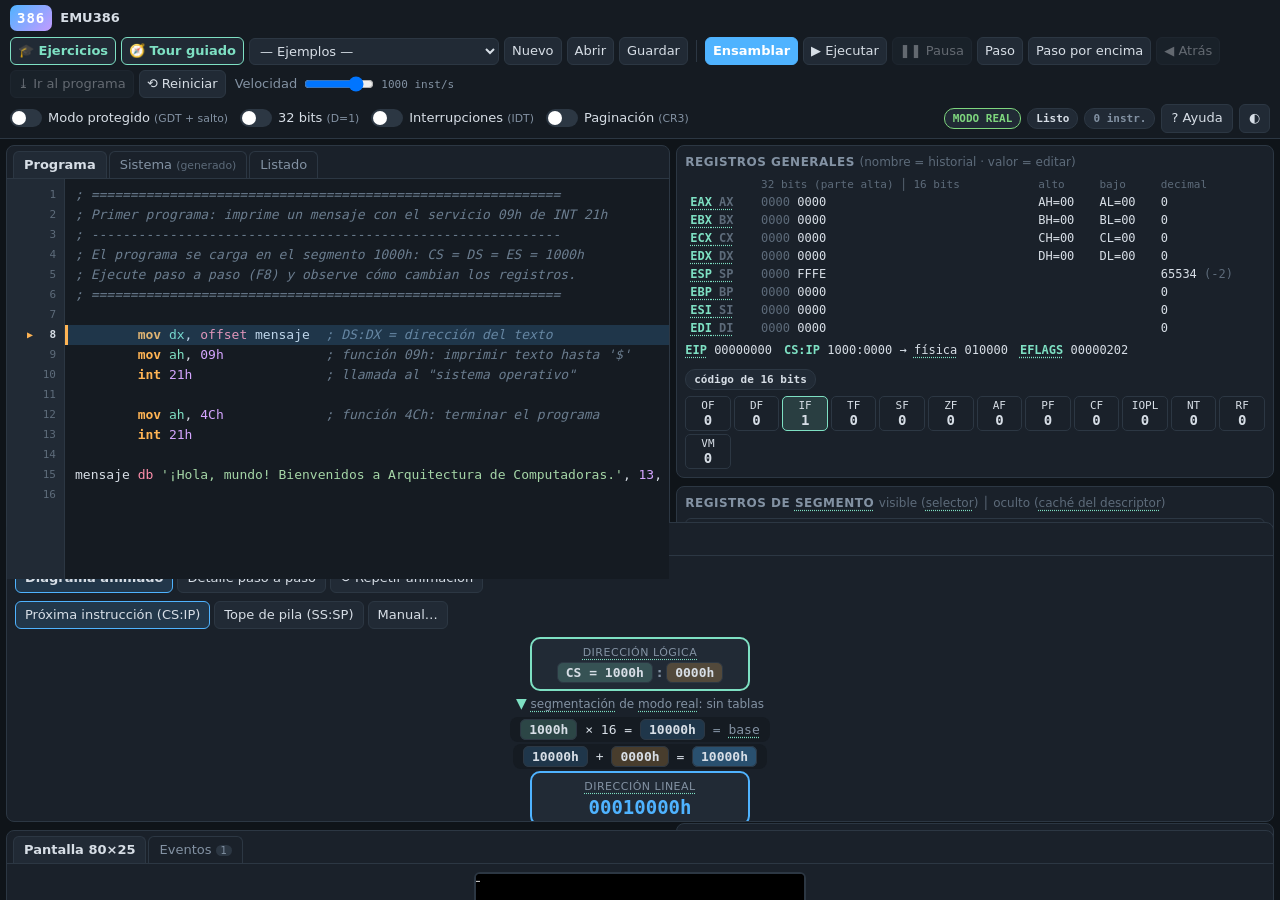
<file: index.html>
<!DOCTYPE html>
<html lang="es">
<head>
  <meta charset="utf-8">
  <meta name="viewport" content="width=device-width, initial-scale=1">
  <title>EMU386 · Emulador didáctico</title>
  <meta name="description" content="Emulador didáctico 8086/80386: assembly paso a paso, modo real, modo protegido de 16 y 32 bits, GDT, IDT y paginación.">
  <link rel="stylesheet" href="css/style.css">
</head>
<body>
  <header class="topbar">
    <div class="brand">
      <span class="logo">386</span>
      <div class="brand-txt"><b>EMU386</b><small>Emulador didáctico 8086 · 80386</small></div>
    </div>

    <div class="toolbar">
      <button id="btnExercises" class="accent" title="Ejercicios con autocorrección">🎓 Ejercicios</button>
      <button id="btnTour" class="accent" title="Recorridos guiados paso a paso">🧭 Tour guiado</button>
      <select id="examples" title="Programas de ejemplo"></select>
      <button id="btnNew" title="Programa nuevo">Nuevo</button>
      <button id="btnOpen" title="Abrir un archivo .asm">Abrir</button>
      <button id="btnSave" title="Descargar el programa (.asm)">Guardar</button>
      <span class="sep"></span>
      <button id="btnAssemble" class="primary" title="Ensamblar y cargar en memoria (Ctrl+B)">Ensamblar</button>
      <button id="btnRun" title="Ejecutar hasta un punto de ruptura (F5)">▶ Ejecutar</button>
      <button id="btnPause" title="Pausar">❚❚ Pausa</button>
      <button id="btnStep" title="Ejecutar una instrucción (F8)">Paso <kbd>F8</kbd></button>
      <button id="btnOver" title="Paso por encima: ejecuta CALL/INT/LOOP/REP completos (F10)">Paso por encima <kbd>F10</kbd></button>
      <button id="btnBack" title="Deshacer la última instrucción (F7)">◀ Atrás <kbd>F7</kbd></button>
      <button id="btnToUser" title="Ejecutar el código del sistema y detenerse en la 1ª instrucción del alumno">⤓ Ir al programa</button>
      <button id="btnReset" title="Volver a cargar el programa y reiniciar el CPU">⟲ Reiniciar</button>
      <label class="speed" title="Velocidad de ejecución">Velocidad
        <input type="range" id="speed" min="0" max="5" value="4"><span id="speedLbl"></span>
      </label>
    </div>

    <div class="switches">
      <label class="switch" title="Genera la GDT y el código que pasa a modo protegido">
        <input type="checkbox" id="swPM"><span class="knob"></span><span>Modo protegido <small>(GDT + salto)</small></span>
      </label>
      <label class="switch" title="El sistema salta a un segmento de código de 32 bits (D=1): el programa usa EAX, [EBX+ESI*4], EIP…">
        <input type="checkbox" id="sw32"><span class="knob"></span><span>32 bits <small>(D=1)</small></span>
      </label>
      <label class="switch" title="Genera la IDT con manejadores de excepciones y el servicio INT 30h">
        <input type="checkbox" id="swIDT"><span class="knob"></span><span>Interrupciones <small>(IDT)</small></span>
      </label>
      <label class="switch" title="Genera el directorio y las tablas de páginas y activa PG en CR0">
        <input type="checkbox" id="swPG"><span class="knob"></span><span>Paginación <small>(CR3)</small></span>
      </label>
    </div>

    <div class="status">
      <span id="modeBadge" class="badge"></span>
      <span id="stateBadge" class="badge"></span>
      <span id="countBadge" class="badge dim"></span>
      <button id="btnHelp" title="Ayuda">? Ayuda</button>
      <button id="btnTheme" title="Tema claro / oscuro">◐</button>
    </div>
  </header>

  <main class="layout">
    <!-- ===================== Columna 1: código ===================== -->
    <section class="col col-code">
      <div class="panel ex-panel hidden" id="exPanel">
        <div class="ex-head">
          <span class="ex-badge" id="exLevel"></span><b id="exTitle"></b>
          <span class="ex-actions">
            <button id="exVerify" class="primary" title="Ejecuta su programa con varios casos de prueba">✔ Verificar</button>
            <button id="exHint" title="Mostrar la siguiente pista">💡 Pista</button>
            <button id="exToggle" title="Mostrar u ocultar la consigna">▾</button>
            <button id="exClose" title="Salir del ejercicio">✕</button>
          </span>
        </div>
        <div id="exBody" class="ex-body"></div>
      </div>
      <div class="panel editor-panel">
        <div class="tabs" id="edTabs">
          <button data-tab="user" class="active">Programa</button>
          <button data-tab="system" id="tabSystem">Sistema <small>(generado)</small></button>
          <button data-tab="listing">Listado</button>
        </div>
        <div class="tab-body">
          <div id="edUser" class="editor-host"></div>
          <div id="edSystem" class="editor-host hidden"></div>
          <div id="listing" class="listing hidden"></div>
        </div>
        <div id="errors" class="errors hidden"></div>
      </div>
      <div class="panel" id="curPanel">
        <div class="panel-title">Instrucción actual</div>
        <div id="curInstr" class="cur-instr"></div>
        <div class="panel-title sub">Qué hizo el último paso <span class="hint">(pase el mouse por las palabras subrayadas)</span></div>
        <div id="lastStep" class="last-step"></div>
      </div>
    </section>

    <!-- ===================== Columna 2: registros ===================== -->
    <section class="col col-regs">
      <div class="panel">
        <div class="panel-title">Registros generales <span class="hint">(nombre = historial · valor = editar)</span></div>
        <div id="regs"></div>
      </div>
      <div class="panel">
        <div class="panel-title">Registros de <span class="gterm" data-g="segmento">segmento</span> <span class="hint">visible (<span class="gterm" data-g="selector">selector</span>) │ oculto (<span class="gterm" data-g="cache">caché del descriptor</span>)</span></div>
        <div id="segs"></div>
      </div>
      <div class="panel">
        <div class="panel-title">Registros de sistema y control</div>
        <div id="sysregs"></div>
      </div>
    </section>

    <!-- ===================== Columna 3: vistas ===================== -->
    <section class="col col-views">
      <div class="panel views-panel">
        <div class="tabs" id="viewTabs">
          <button data-view="xlate" class="active">Traducción</button>
          <button data-view="mem">Memoria</button>
          <button data-view="stack">Pila</button>
          <button data-view="gdt">GDT</button>
          <button data-view="idt">IDT / IVT</button>
          <button data-view="paging">Paginación</button>
          <button data-view="map">Mapa</button>
          <button data-view="hist">Historial</button>
        </div>
        <div id="view" class="view"></div>
      </div>
      <div class="panel io-panel">
        <div class="tabs" id="ioTabs">
          <button data-io="screen" class="active">Pantalla 80×25</button>
          <button data-io="events">Eventos <span id="evCount" class="pill"></span></button>
        </div>
        <div id="ioScreen" class="io-body">
          <div class="screen-wrap">
            <canvas id="screen" width="640" height="400" tabindex="0" title="Haga clic aquí para escribir con el teclado"></canvas>
            <div id="kbdHint" class="kbd-hint hidden">⌨ El programa espera una tecla: haga clic en la pantalla y escriba</div>
          </div>
        </div>
        <div id="ioEvents" class="io-body events hidden"></div>
      </div>
    </section>
  </main>

  <!-- ===================== Ayuda ===================== -->
  <div id="helpModal" class="modal hidden" role="dialog" aria-modal="true" aria-labelledby="helpTitle">
    <div class="modal-box">
      <div class="modal-head"><b id="helpTitle">Ayuda de EMU386</b><button id="helpClose" aria-label="Cerrar">✕</button></div>
      <div class="modal-body" id="helpBody"></div>
    </div>
  </div>
  <!-- ===================== Selector de ejercicios / tours ===================== -->
  <div id="pickModal" class="modal hidden" role="dialog" aria-modal="true" aria-labelledby="pickTitle">
    <div class="modal-box">
      <div class="modal-head"><b id="pickTitle"></b><button id="pickClose" aria-label="Cerrar">✕</button></div>
      <div class="modal-body" id="pickBody"></div>
    </div>
  </div>

  <!-- ===================== Tarjeta del tour ===================== -->
  <div id="tourCard" class="tour-card hidden" role="dialog" aria-labelledby="tourTitle">
    <div class="tour-head"><span id="tourStepN" class="tour-n"></span><b id="tourTitle"></b></div>
    <div id="tourBody" class="tour-body"></div>
    <div class="tour-foot">
      <button id="tourExit">Salir del tour</button>
      <span class="tour-hint">F8 = ejecutar la instrucción marcada</span>
      <button id="tourNext" class="primary">Siguiente ▶</button>
    </div>
  </div>

  <div id="gloss" class="gloss hidden"></div>
  <input type="file" id="fileInput" accept=".asm,.txt,.s,.inc" hidden>

  <script src="js/util.js"></script>
  <script src="js/assembler.js"></script>
  <script src="js/decoder.js"></script>
  <script src="js/cpu.js"></script>
  <script src="js/bios.js"></script>
  <script src="js/system.js"></script>
  <script src="js/examples.js"></script>
  <script src="js/explain.js"></script>
  <script src="js/exercises.js"></script>
  <script src="js/tour.js"></script>
  <script src="js/help.js"></script>
  <script src="js/editor.js"></script>
  <script src="js/ui.js"></script>
</body>
</html>
</file>
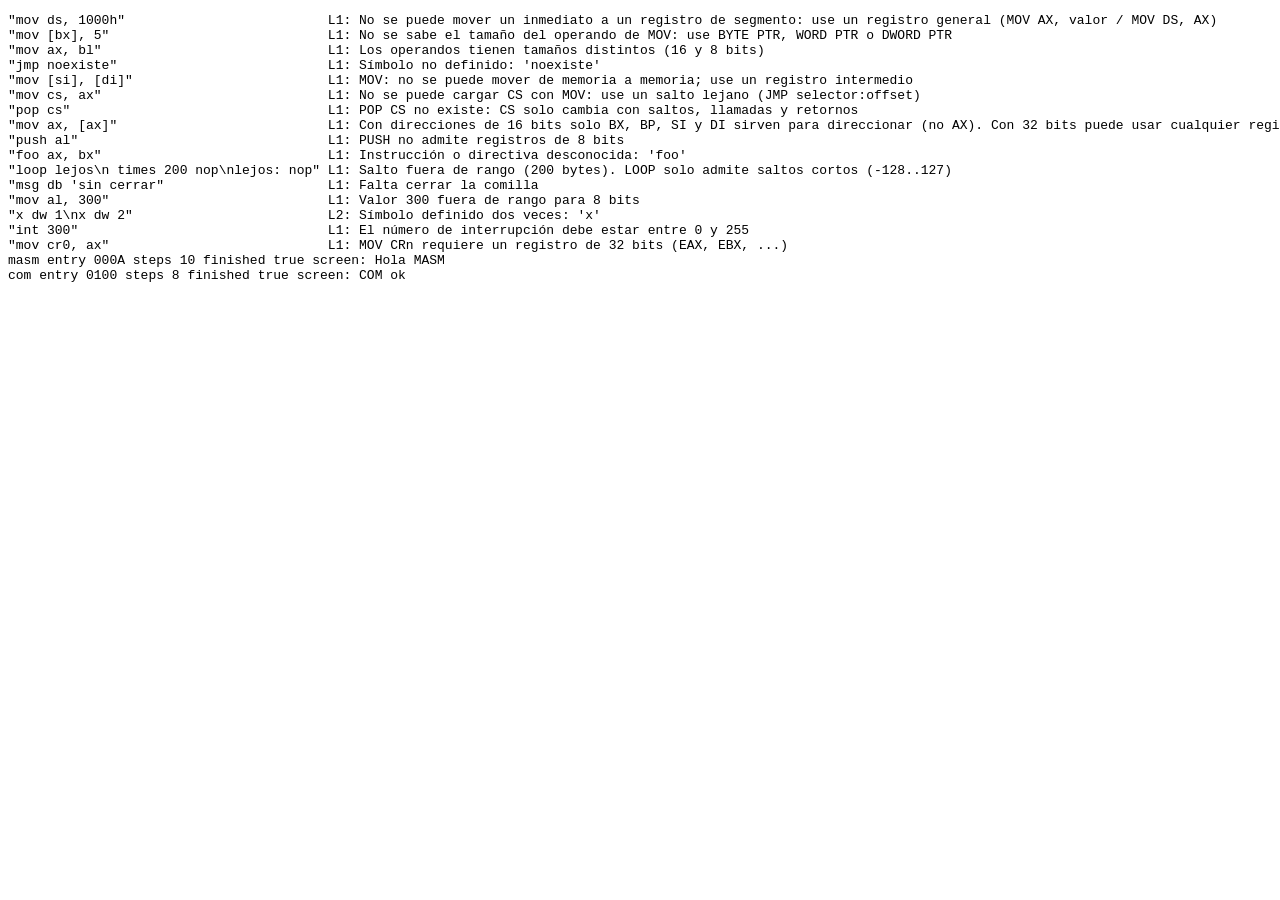
<file: tests/asm_errors.html>
<!DOCTYPE html><html><head><meta charset="utf-8"></head><body><pre id="out"></pre>
<script src="../js/util.js"></script><script src="../js/assembler.js"></script><script src="../js/decoder.js"></script>
<script src="../js/cpu.js"></script><script src="../js/bios.js"></script>
<script>
const out=[]; const log=(...a)=>out.push(a.join(' '));
const cases = [
 'mov ds, 1000h', 'mov [bx], 5', 'mov ax, bl', 'jmp noexiste', 'mov [si], [di]', 'mov cs, ax', 'pop cs', 'mov ax, [ax]',
 'push al', 'foo ax, bx', 'loop lejos\n times 200 nop\nlejos: nop', "msg db 'sin cerrar", 'mov al, 300', 'x dw 1\nx dw 2', 'int 300', 'mov cr0, ax'];
for (const c of cases) { const r = EMU.assemble([{name:'user', text:c}]); log(JSON.stringify(c).padEnd(40), r.ok ? 'OK (!!)' : r.errors.map(e=>'L'+e.line+': '+e.msg).join(' | ')); }
// emu8086/MASM style
const masm = `.model small
.stack 100h
.data
msg db 'Hola MASM$'
.code
main proc
    mov ax, @data
    mov ds, ax
    lea dx, msg
    mov ah, 9
    int 21h
    mov ah, 4ch
    int 21h
main endp
end main`;
const com = `org 100h
    mov ah, 9
    mov dx, offset msg
    int 21h
    ret
msg db "COM ok$"`;
for (const [name, src] of [['masm', masm], ['com', com]]) {
  const r = EMU.assemble([{name:'user', text:src}]);
  if (!r.ok) { log(name, 'ERR', JSON.stringify(r.errors)); continue; }
  const cpu = new EMU.CPU(); const bios = new EMU.Bios(cpu); bios.install();
  for (const [a,b] of r.image) cpu.mem[EMU.PROG_BASE+a]=b;
  if (r.minAddr >= 2) { cpu.mem[EMU.PROG_BASE]=0xCD; cpu.mem[EMU.PROG_BASE+1]=0x20; }
  cpu.loadSeg(1,0x1000);cpu.loadSeg(3,0x1000);cpu.loadSeg(0,0x1000);cpu.loadSeg(2,0x9000);cpu.setSP(0xFFFE);cpu.ip=r.entry;
  let n=0; while(!cpu.halted && n<1000){cpu.step();n++;}
  let s=''; for(let i=0;i<30;i++) s+=EMU.charOf(cpu.mem[EMU.VIDEO_BASE+i*2]);
  log(name, 'entry', EMU.hex(r.entry,4), 'steps', n, 'finished', cpu.finished, 'screen:', s.trim());
}
document.getElementById('out').textContent=out.join('\n');
</script></body></html>
</file>
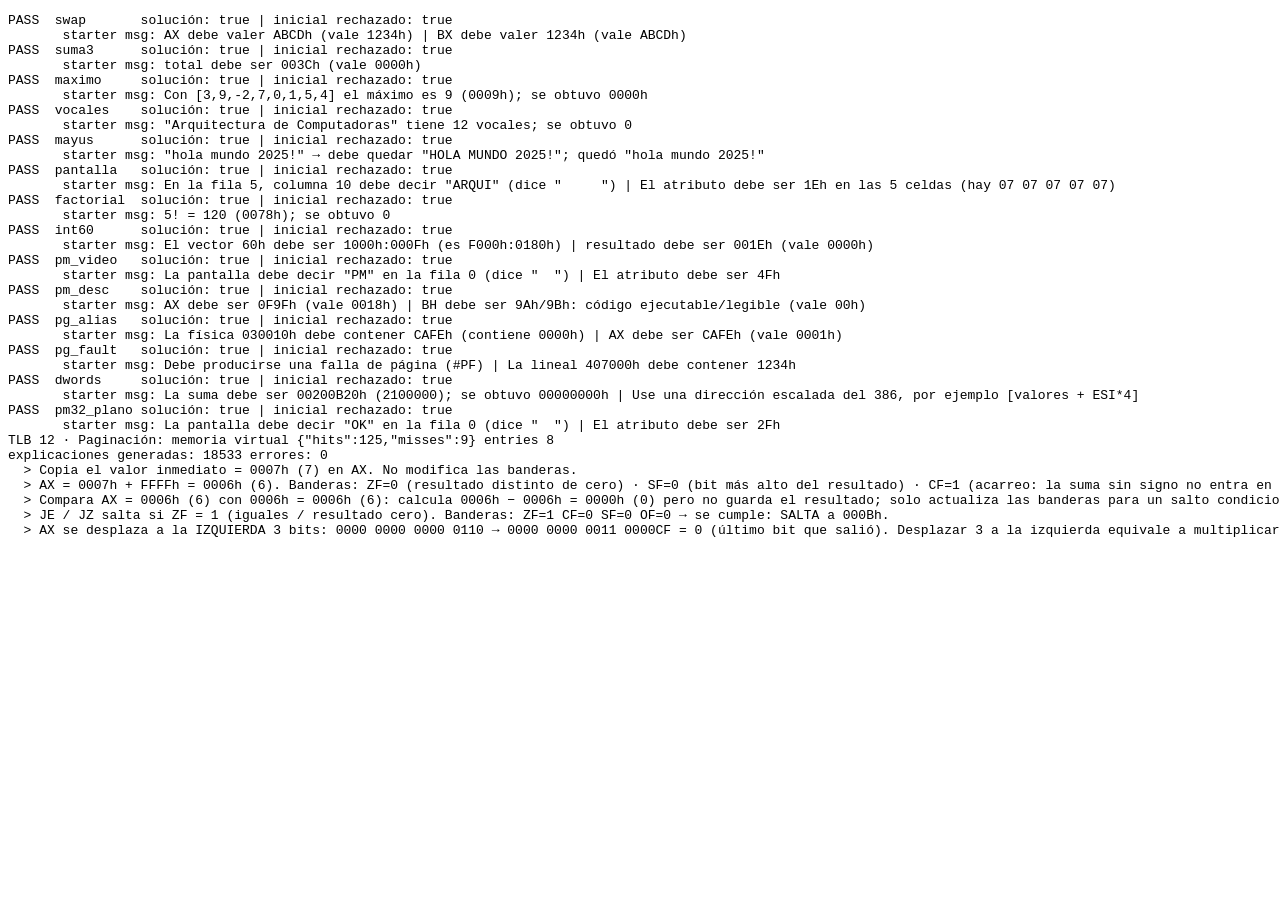
<file: tests/exercises.html>
<!DOCTYPE html><html><head><meta charset="utf-8"></head><body><pre id="out"></pre>
<script src="../js/util.js"></script><script src="../js/assembler.js"></script><script src="../js/decoder.js"></script>
<script src="../js/cpu.js"></script><script src="../js/bios.js"></script><script src="../js/system.js"></script>
<script src="../js/examples.js"></script><script src="../js/explain.js"></script><script src="../js/exercises.js"></script><script src="../js/tour.js"></script>
<script>
const out = []; const log = (...a) => out.push(a.join(' '));
const SOL = {
swap: `push ax
push bx
pop ax
pop bx
hlt`,
suma3: `mov ax, [a]
add ax, [b]
add ax, [c]
mov [total], ax
hlt
a dw 0
b dw 0
c dw 0
total dw 0`,
maximo: `mov si, offset arreglo
mov cx, 8
mov ax, [si]
bucle: cmp [si], ax
jle sig
mov ax, [si]
sig: add si, 2
loop bucle
mov [maximo], ax
hlt
arreglo dw 8 dup(0)
maximo dw 0`,
vocales: `mov si, offset texto
xor bx, bx
sig: lodsb
or al, al
jz fin
or al, 20h
cmp al, 'a'
je voc
cmp al, 'e'
je voc
cmp al, 'i'
je voc
cmp al, 'o'
je voc
cmp al, 'u'
jne sig
voc: inc bx
jmp sig
fin: mov [cantidad], bx
hlt
texto db 70 dup(0)
cantidad dw 0`,
mayus: `mov si, offset texto
sig: mov al, [si]
or al, al
jz fin
cmp al, 'a'
jb nx
cmp al, 'z'
ja nx
sub al, 32
mov [si], al
nx: inc si
jmp sig
fin: hlt
texto db 60 dup(0)`,
pantalla: `mov ax, 0B800h
mov es, ax
mov di, 820
mov si, offset t
mov ah, 1Eh
mov cx, 5
l: lodsb
stosw
loop l
hlt
t db 'ARQUI'`,
factorial: `mov cx, [n]
call factorial
mov [resultado], ax
hlt
factorial: mov ax, 1
jcxz fin
bucle: mul cx
loop bucle
fin: ret
n dw 5
resultado dw 0`,
int60: `xor ax, ax
mov es, ax
mov word ptr es:[60h*4], offset mi_int60
mov word ptr es:[60h*4+2], cs
mov bx, [x]
mov cx, [y]
int 60h
mov [resultado], ax
hlt
mi_int60: mov ax, bx
add ax, cx
iret
x dw 10
y dw 20
resultado dw 0`,
pm_video: `mov ax, SEL_VIDEO
mov es, ax
mov word ptr es:[0], 4F50h
mov word ptr es:[2], 4F4Dh
hlt`,
pm_desc: `mov cx, SEL_VIDEO
lsl ax, cx
mov dx, SEL_CODIGO
lar bx, dx
hlt`,
pg_alias: `mov ax, SEL_VIRTUAL
mov es, ax
mov word ptr es:[0010h], 0CAFEh
mov ax, es:[3010h]
hlt`,
dwords: `xor eax, eax
xor esi, esi
l: add eax, [valores + esi*4]
inc esi
cmp esi, 6
jb l
mov [suma], eax
hlt
valores dd 6 dup(0)
suma dd 0`,
pm32_plano: `mov edi, 0B8000h
mov word ptr fs:[edi], 2F4Fh
mov word ptr fs:[edi+2], 2F4Bh
hlt`,
pg_fault: `mov ax, SEL_VIRTUAL
mov es, ax
mov word ptr es:[7000h], 1234h
mov eax, cr2
mov [dir_falla], eax
hlt
dir_falla dd 0`,
};
try {
  for (const ex of EMU.EXERCISES) {
    const good = EMU.checkExercise(ex, SOL[ex.id] || '');
    const bad = EMU.checkExercise(ex, ex.starter);
    const fails = good.cases.flatMap(c => c.checks.filter(k => !k[0]).map(k => k[1]));
    log((good.ok ? 'PASS' : 'FAIL').padEnd(5), ex.id.padEnd(10), 'solución:', good.ok, '| inicial rechazado:', !bad.ok, fails.length ? ' → ' + fails.slice(0, 3).join(' | ') : '');
    if (!bad.ok) log('       starter msg:', bad.cases[0].checks.filter(k=>!k[0]).map(k=>k[1]).slice(0,2).join(' | '));
  }
  // explicación en todos los pasos de todos los ejemplos y tours
  let nExp = 0, errs = 0;
  const progs = EMU.EXAMPLES.map(e => [e.title, e.code, e.opts]).concat(EMU.TOURS.map(t => ['tour ' + t.id, t.code, t.opts]));
  for (const [name, code, opts] of progs) {
    const sys = EMU.buildSystem(opts);
    const res = EMU.assemble(sys ? [{name:'system', text:sys},{name:'user', text:code}] : [{name:'user', text:code}]);
    if (!res.ok) { log('ASM FAIL', name, JSON.stringify(res.errors)); continue; }
    const cpu = new EMU.CPU(); cpu.tlbOn = name.includes('Paginación'); const bios = new EMU.Bios(cpu); bios.install();
    for (const [a,b] of res.image) cpu.mem[EMU.PROG_BASE+a]=b;
    cpu.loadSeg(1,0x1000);cpu.loadSeg(3,0x1000);cpu.loadSeg(0,0x1000);cpu.loadSeg(2,0x9000);cpu.setSP(0xFFFE);cpu.ip = sys?0:res.entry;
    bios.pushKey(13,0);
    for (let i=0;i<20000 && !cpu.halted;i++){ cpu.step(); try { EMU.explainStep(cpu.trace, cpu); nExp++; } catch(e){ errs++; if (errs<5) log('EXPLAIN ERR', name, EMU.formatIns(cpu.trace.ins||{op:'?',ops:[],seg:-1}), e.message); } }
    if (name.includes('Paginación')) log('TLB', name, JSON.stringify(cpu.tlbStats), 'entries', cpu.tlb.size);
    const tour = EMU.TOURS.find(t => 'tour ' + t.id === name);
    if (tour) for (const st of tour.steps) if (st.at && !res.symbols.find(s => s.name.toLowerCase() === st.at.toLowerCase())) log('TOUR LABEL MISSING', tour.id, st.at);
  }
  log('explicaciones generadas:', nExp, 'errores:', errs);
  // muestras de explicación
  const res = EMU.assemble([{name:'user', text:'mov ax, 7\nadd ax, 0FFFFh\ncmp ax, 6\nje x\nx: shl ax, 3\nhlt'}]);
  const cpu = new EMU.CPU(); const bios = new EMU.Bios(cpu); bios.install();
  for (const [a,b] of res.image) cpu.mem[EMU.PROG_BASE+a]=b;
  cpu.loadSeg(1,0x1000);cpu.loadSeg(3,0x1000);cpu.loadSeg(2,0x9000);cpu.setSP(0xFFFE);cpu.ip=0;
  for (let i=0;i<5;i++){ cpu.step(); log('  >', EMU.explainStep(cpu.trace, cpu).replace(/<[^>]+>/g,'').replace(/\s+/g,' ').slice(0,260)); }
} catch (e) { log('EXCEPTION', e.stack); }
document.getElementById('out').textContent = out.join('\n');
</script></body></html>
</file>
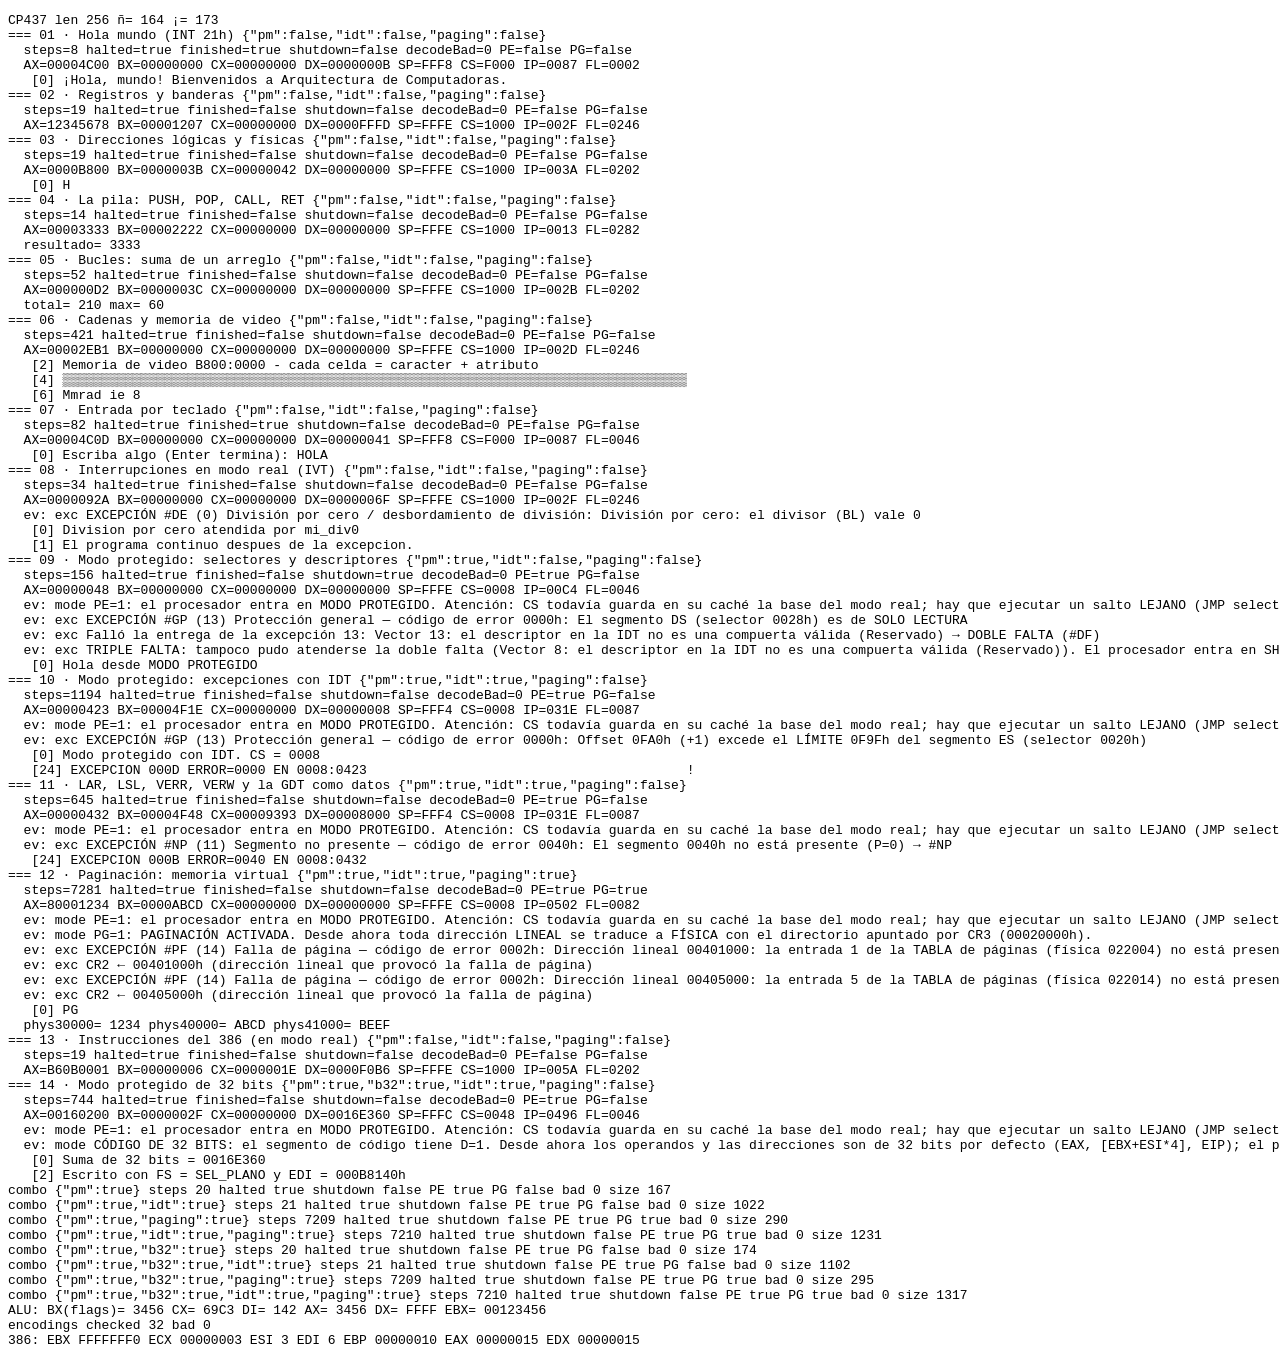
<file: tests/test.html>
<!DOCTYPE html><html><head><meta charset="utf-8"></head><body><pre id="out"></pre>
<script src="../js/util.js"></script>
<script src="../js/assembler.js"></script>
<script src="../js/decoder.js"></script>
<script src="../js/cpu.js"></script>
<script src="../js/bios.js"></script>
<script src="../js/system.js"></script>
<script src="../js/examples.js"></script>
<script>
const out = [];
const log = (...a) => out.push(a.join(' '));
const H = EMU.hex;
try {
  log('CP437 len', EMU.CP437.length, 'ñ=', EMU.toCP437('ñ'), '¡=', EMU.toCP437('¡'));
  function screenText(cpu) {
    const rows = [];
    for (let r = 0; r < 25; r++) { let s = ''; for (let c = 0; c < 80; c++) s += EMU.charOf(cpu.mem[EMU.VIDEO_BASE + (r*80+c)*2]); rows.push(s.trimEnd()); }
    return rows.map((s,i)=>s?`   [${i}] ${s}`:'').filter(Boolean).join('\n');
  }
  function runProgram(code, opts, maxSteps, keys) {
    const sys = EMU.buildSystem(opts);
    const src = sys ? [{name:'system', text: sys}, {name:'user', text: code}] : [{name:'user', text: code}];
    const res = EMU.assemble(src);
    if (!res.ok) { log('  ASM ERRORS:', JSON.stringify(res.errors.slice(0,8))); return null; }
    // decoder consistency
    let bad = 0;
    for (const st of res.stmts) {
      if (st.kind !== 'instr' || !st.bytes.length || (st.prefix && !st.mnem)) continue;
      try {
        const ins = EMU.decode(i => st.bytes[i] === undefined ? (()=>{throw 'short'})() : st.bytes[i], st.addr, st.bits === 32);
        if (ins.len !== st.bytes.length) { bad++; if (bad < 6) log('  LEN MISMATCH', st.src, st.line, st.text.trim(), st.bytes.map(b=>H(b,2)).join(' '), 'dec', ins.len, EMU.formatIns(ins)); }
      } catch (e) { bad++; if (bad < 6) log('  DECODE FAIL', st.src, st.line, st.text.trim(), st.bytes.map(b=>H(b,2)).join(' '), String(e && e.ud ? 'UD' : e)); }
    }
    const cpu = new EMU.CPU(); const bios = new EMU.Bios(cpu);
    cpu.mem.fill(0); bios.install();
    for (const [a,b] of res.image) cpu.mem[EMU.PROG_BASE + a] = b;
    cpu.loadSeg(1, EMU.PROG_SEG); cpu.loadSeg(3, EMU.PROG_SEG); cpu.loadSeg(0, EMU.PROG_SEG); cpu.loadSeg(2, EMU.STACK_SEG);
    cpu.setSP(0xFFFE); cpu.ip = sys ? 0 : res.entry; cpu.flags = 0x202;
    (keys||[]).forEach(k => bios.pushKey(k.charCodeAt(0), 0));
    let n = 0;
    while (!cpu.halted && n < maxSteps) { cpu.step(); n++; if (cpu.waiting) { log('  waiting key at step', n); break; } }
    return { cpu, res, n, bad };
  }
  for (const ex of EMU.EXAMPLES) {
    log('=== ' + ex.title, JSON.stringify(ex.opts));
    const r = runProgram(ex.code, ex.opts, 300000, ex.id === 'teclado' ? ['h','o','l','a','\r'] : []);
    if (!r) continue;
    const c = r.cpu;
    log(`  steps=${r.n} halted=${c.halted} finished=${c.finished} shutdown=${c.shutdown} decodeBad=${r.bad} PE=${c.pe()} PG=${c.pg()}`);
    log(`  AX=${H(c.r[0],8)} BX=${H(c.r[3],8)} CX=${H(c.r[1],8)} DX=${H(c.r[2],8)} SP=${H(c.sp(),4)} CS=${H(c.s[1].sel,4)} IP=${H(c.ip,4)} FL=${H(c.flags,4)}`);
    const exc = c.log.filter(e => e.type === 'exc' || e.type === 'mode').slice(-6);
    exc.forEach(e => log('  ev:', e.type, e.msg.slice(0, 190)));
    const st = screenText(c); if (st) log(st);
    if (ex.id === 'pg1') log('  phys30000=', H(c.pr16(0x30000),4), 'phys40000=', H(c.pr16(0x40000),4), 'phys41000=', H(c.pr16(0x41000),4));
    if (ex.id === 'arreglo') { const t = r.res.symbols.find(s=>s.name==='total'), m = r.res.symbols.find(s=>s.name==='maximo'); log('  total=', c.pr16(EMU.PROG_BASE+t.value), 'max=', c.pr16(EMU.PROG_BASE+m.value)); }
    if (ex.id === 'pila') { const t = r.res.symbols.find(s=>s.name==='resultado'); log('  resultado=', H(c.pr16(EMU.PROG_BASE+t.value),4)); }
  }
  // Exercise all switch combos with empty user program
  for (const o of [{pm:true},{pm:true,idt:true},{pm:true,paging:true},{pm:true,idt:true,paging:true},
                   {pm:true,b32:true},{pm:true,b32:true,idt:true},{pm:true,b32:true,paging:true},{pm:true,b32:true,idt:true,paging:true}]) {
    const r = runProgram('        hlt\n', o, 100000);
    if (r) log('combo', JSON.stringify(o), 'steps', r.n, 'halted', r.cpu.halted, 'shutdown', r.cpu.shutdown, 'PE', r.cpu.pe(), 'PG', r.cpu.pg(), 'bad', r.bad, 'size', r.res.maxAddr);
  }
  // ALU sanity tests
  const t = runProgram(`
        mov ax, 0FFFFh
        add ax, 1
        pushf
        pop bx          ; flags after
        mov al, 80h
        sub al, 1       ; OF=1
        mov cx, 1234h
        rol cx, 4       ; 2341h
        mov dx, 0
        mov ax, 1000
        mov si, 7
        div si          ; ax=142 dx=6
        mov di, ax
        mov ax, -5
        cwd
        mov bp, 2
        idiv bp         ; ax=-2 dx=-1
        mov eax, 12345678h
        shr eax, 8      ; 00123456
        mov ebx, eax
        imul cx, cx, 3  ; 2341*3 = 69C3
        hlt`, {pm:false}, 1000);
  const c = t.cpu;
  log('ALU: BX(flags)=', H(c.r[3]&0xFFFF,4), 'CX=', H(c.r[1]&0xFFFF,4), 'DI=', c.r[7]&0xFFFF, 'AX=', H(c.r[0]&0xFFFF,4), 'DX=', H(c.r[2]&0xFFFF,4), 'EBX=', H(c.r[3],8));

  // ---- codificación: comparar con los bytes que genera NASM ----
  const ENC = [
    [32, 'mov eax, [ebx+esi*4+8]', '8B 44 B3 08'], [32, 'mov eax, [esp]', '8B 04 24'], [32, 'mov eax, [ebp]', '8B 45 00'],
    [32, 'add dword ptr [1000h], 5', '83 05 00 10 00 00 05'], [16, 'mov eax, [ebx+esi*4]', '66 67 8B 04 B3'],
    [32, 'mov ax, bx', '66 89 D8'], [16, 'mov eax, ebx', '66 89 D8'], [32, 'push fs', '0F A0'], [32, 'pop gs', '0F A9'],
    [32, 'movzx eax, byte ptr [ebx]', '0F B6 03'], [32, 'movsx ecx, dx', '0F BF CA'], [32, 'lea eax, [eax+eax*4]', '8D 04 80'],
    [32, 'mov eax, [ecx*8+100h]', '8B 04 CD 00 01 00 00'], [32, 'sete al', '0F 94 C0'], [32, 'bt eax, 5', '0F BA E0 05'],
    [32, 'bts [ebx], ecx', '0F AB 0B'], [32, 'bsf eax, ebx', '0F BC C3'], [32, 'shld eax, ebx, 4', '0F A4 D8 04'],
    [32, 'shrd eax, ebx, cl', '0F AD D8'], [32, 'lfs esi, [ebx]', '0F B4 33'], [32, 'push 12345678h', '68 78 56 34 12'],
    [32, 'mov word ptr fs:[edi], 1F41h', '66 64 C7 07 41 1F'], [32, 'iret', 'CF'], [16, 'iretd', '66 CF'], [32, 'pushad', '60'],
    [32, 'stosd', 'AB'], [16, 'stosd', '66 AB'], [32, 'jecxz $', 'E3 FE'], [16, 'jecxz $', '67 E3 FD'], [32, 'mov fs, ax', '8E E0'],
    [32, 'imul eax, [ebx+4], 10', '6B 43 04 0A'], [32, 'mov [ebx+esi], al', '88 04 33'],
  ];
  let encBad = 0;
  for (const [bits, src, exp] of ENC) {
    const r = EMU.assemble([{ name: 'user', text: src }], { bits });
    const got = r.ok ? r.stmts.find(s => s.kind === 'instr').bytes.map(b => H(b, 2)).join(' ') : 'ERR ' + JSON.stringify(r.errors);
    let back = '';
    if (r.ok) { const by = r.stmts.find(s => s.kind === 'instr').bytes; try { const ins = EMU.decode(i => by[i], 0, bits === 32); back = EMU.formatIns(ins) + (ins.len !== by.length ? ' LEN!' : ''); } catch (e) { back = 'DECODE FAIL'; } }
    if (got !== exp || back.includes('LEN') || back.includes('FAIL')) { encBad++; log('ENC MISMATCH', bits, src, 'got', got, 'exp', exp, back); }
  }
  log('encodings checked', ENC.length, 'bad', encBad);

  // ---- semántica de las instrucciones del 386 ----
  const t3 = runProgram(`
        mov eax, 0F0h
        movsx ebx, al         ; EBX = FFFFFFF0
        movzx ecx, al         ; ECX = 000000F0
        mov edx, 01101000b
        bsf esi, edx          ; 3
        bsr edi, edx          ; 6
        bt edx, 5             ; CF=1
        setc al               ; AL=1
        mov ebp, 80000001h
        shld ebp, edx, 4      ; EBP = 00000016
        mov eax, 7
        mov ecx, 3
        mul ecx               ; 21
        push eax
        pop edx               ; EDX = 21
        hlt`, {pm:false}, 100);
  const k = t3.cpu;
  log('386: EBX', H(k.r[3],8), 'ECX', H(k.r[1],8), 'ESI', k.r[6], 'EDI', k.r[7], 'EBP', H(k.r[5],8), 'EAX', H(k.r[0],8), 'EDX', H(k.r[2],8));
} catch (e) { log('EXCEPTION', e.stack); }
document.getElementById('out').textContent = out.join('\n');
</script></body></html>
</file>
<file: css/style.css>
/* =====================================================================
 *  EMU286 - estilos
 * ===================================================================== */
:root {
  --bg: #0f1419;
  --bg2: #151b22;
  --panel: #1a212a;
  --panel2: #212a35;
  --line: #2c3743;
  --text: #d7dee6;
  --dim: #8392a3;
  --faint: #5d6b7a;
  --accent: #4fb3ff;
  --accent2: #7ee0c3;
  --warn: #ffb454;
  --err: #ff6b6b;
  --ok: #7ed67e;
  --purple: #c49bff;
  --chg: rgba(255, 180, 84, .22);
  --cur: rgba(79, 179, 255, .18);
  --rd: rgba(79, 179, 255, .28);
  --wr: rgba(255, 107, 107, .30);
  --mono: "JetBrains Mono", "Cascadia Mono", "Consolas", "Menlo", "DejaVu Sans Mono", monospace;
  --sans: system-ui, -apple-system, "Segoe UI", Roboto, Ubuntu, sans-serif;
  --tk-op: #ffb454;
  --tk-reg: #7ee0c3;
  --tk-num: #d4a5ff;
  --tk-str: #a5d6a7;
  --tk-com: #6b7d8f;
  --tk-lbl: #4fb3ff;
  --tk-dir: #ff8fab;
}
:root[data-theme="light"] {
  --bg: #eef1f5;
  --bg2: #e3e8ee;
  --panel: #ffffff;
  --panel2: #f3f6f9;
  --line: #d3dae2;
  --text: #1d2733;
  --dim: #5b6978;
  --faint: #8e9aa7;
  --accent: #0969da;
  --accent2: #0a7f63;
  --warn: #b35900;
  --err: #cf222e;
  --ok: #1a7f37;
  --purple: #7c3aed;
  --chg: rgba(255, 170, 0, .25);
  --cur: rgba(9, 105, 218, .12);
  --rd: rgba(9, 105, 218, .18);
  --wr: rgba(207, 34, 46, .18);
  --tk-op: #b35900;
  --tk-reg: #0a7f63;
  --tk-num: #7c3aed;
  --tk-str: #2d7a2d;
  --tk-com: #8a96a3;
  --tk-lbl: #0969da;
  --tk-dir: #c2185b;
}
* { box-sizing: border-box; }
html, body { margin: 0; height: 100%; }
body {
  background: var(--bg); color: var(--text); font: 13px/1.4 var(--sans);
  display: flex; flex-direction: column; overflow: hidden;
}
button, select, input { font: inherit; color: inherit; }
button {
  background: var(--panel2); border: 1px solid var(--line); border-radius: 6px;
  padding: 4px 9px; cursor: pointer; white-space: nowrap;
}
button:hover { border-color: var(--accent); }
button:disabled { opacity: .4; cursor: default; border-color: var(--line); }
button.primary { background: var(--accent); color: #fff; border-color: var(--accent); font-weight: 600; }
kbd { font: 10px var(--mono); color: var(--dim); border: 1px solid var(--line); border-radius: 3px; padding: 0 3px; margin-left: 2px; }
select { background: var(--panel2); border: 1px solid var(--line); border-radius: 6px; padding: 4px 6px; max-width: 250px; }
input[type=text] { background: var(--bg2); border: 1px solid var(--line); border-radius: 5px; padding: 3px 6px; font-family: var(--mono); }
.hidden { display: none !important; }
.mono { font-family: var(--mono); }
.dim { color: var(--dim); }
.faint { color: var(--faint); }

/* ---------------- barra superior ---------------- */
.topbar {
  display: flex; flex-wrap: wrap; align-items: center; gap: 8px 14px;
  padding: 7px 12px; background: var(--bg2); border-bottom: 1px solid var(--line);
}
.brand { display: flex; align-items: center; gap: 8px; }
.logo {
  font: 700 14px var(--mono); background: linear-gradient(135deg, var(--accent), var(--purple));
  color: #fff; padding: 5px 7px; border-radius: 7px; letter-spacing: 1px;
}
.brand-txt { display: flex; flex-direction: column; line-height: 1.1; }
.brand-txt small { color: var(--dim); font-size: 11px; }
.toolbar { display: flex; flex-wrap: wrap; gap: 5px; align-items: center; }
.sep { width: 1px; height: 22px; background: var(--line); margin: 0 3px; }
.speed { display: flex; align-items: center; gap: 5px; color: var(--dim); margin-left: 4px; }
.speed input { width: 90px; }
#speedLbl { font: 11px var(--mono); min-width: 58px; }
.switches { display: flex; gap: 12px; flex-wrap: wrap; }
.switch { display: flex; align-items: center; gap: 6px; cursor: pointer; user-select: none; }
.switch small { color: var(--dim); }
.switch input { position: absolute; opacity: 0; width: 0; height: 0; }
.knob {
  width: 32px; height: 18px; border-radius: 9px; background: var(--line); position: relative;
  transition: background .15s; flex: none;
}
.knob::after {
  content: ""; position: absolute; top: 2px; left: 2px; width: 14px; height: 14px; border-radius: 50%;
  background: #fff; transition: left .15s;
}
.switch input:checked + .knob { background: var(--accent2); }
.switch input:checked + .knob::after { left: 16px; }
.switch input:focus-visible + .knob { outline: 2px solid var(--accent); outline-offset: 2px; }
.status { display: flex; gap: 6px; align-items: center; margin-left: auto; }
.badge { font: 600 11px var(--mono); padding: 3px 8px; border-radius: 10px; background: var(--panel2); border: 1px solid var(--line); white-space: nowrap; }
.badge.real { color: var(--ok); border-color: var(--ok); }
.badge.pm { color: var(--accent); border-color: var(--accent); }
.badge.pg { color: var(--purple); border-color: var(--purple); }
.badge.run { color: var(--warn); border-color: var(--warn); }
.badge.bad { color: var(--err); border-color: var(--err); }

/* ---------------- disposición ---------------- */
.layout {
  flex: 1; min-height: 0; display: grid; gap: 8px; padding: 8px;
  grid-template-columns: minmax(380px, 1.15fr) minmax(330px, .9fr) minmax(400px, 1.25fr);
}
.col { display: flex; flex-direction: column; gap: 8px; min-height: 0; min-width: 0; overflow-y: auto; overflow-x: hidden; }
#curPanel { flex: 0 1 auto; max-height: 46%; overflow: auto; }
.panel { background: var(--panel); border: 1px solid var(--line); border-radius: 8px; padding: 8px; min-width: 0; }
.panel-title { font-weight: 600; font-size: 12px; color: var(--dim); text-transform: uppercase; letter-spacing: .5px; margin-bottom: 6px; }
.panel-title.sub { margin-top: 10px; }
.panel-title .hint { text-transform: none; letter-spacing: 0; font-weight: 400; color: var(--faint); }
.editor-panel { flex: 1; display: flex; flex-direction: column; min-height: 320px; padding: 0; overflow: hidden; }
.tabs { display: flex; gap: 2px; border-bottom: 1px solid var(--line); padding: 5px 6px 0; flex-wrap: wrap; }
.tabs button { border-radius: 6px 6px 0 0; border-bottom: none; background: transparent; color: var(--dim); padding: 4px 10px; }
.tabs button.active { background: var(--panel2); color: var(--text); border-color: var(--line); font-weight: 600; }
.tabs button small { color: var(--faint); }
.tab-body { flex: 1; min-height: 0; position: relative; }
.editor-host { position: absolute; inset: 0; }
.views-panel { flex: 1.35; min-height: 300px; display: flex; flex-direction: column; padding: 0; overflow: hidden; }
.view { flex: 1; overflow: auto; padding: 8px; min-height: 0; }
.io-panel { flex: 1; min-height: 260px; display: flex; flex-direction: column; padding: 0; overflow: hidden; }
.io-body { flex: 1; min-height: 0; overflow: auto; padding: 8px; }
.pill { font-size: 10px; background: var(--line); border-radius: 8px; padding: 0 5px; }

@media (max-width: 1600px) {
  .topbar { gap: 6px 10px; padding: 5px 10px; }
  .brand-txt small, kbd { display: none; }
  .toolbar button { padding: 4px 7px; }
  .speed input { width: 70px; }
  .layout { grid-template-columns: minmax(330px, 1.1fr) minmax(290px, .85fr) minmax(350px, 1.15fr); gap: 6px; padding: 6px; }
  table.regs td, table.regs th { padding: 1px 3px; }
}
@media (max-width: 1350px) {
  .layout { grid-template-columns: minmax(360px, 1fr) minmax(320px, .9fr); overflow: auto; }
  .col-views { grid-column: 1 / -1; }
  body { overflow: auto; }
  .col { overflow: visible; }
  .editor-panel { min-height: 460px; }
}
@media (max-width: 860px) {
  .layout { grid-template-columns: 1fr; }
  .status { margin-left: 0; }
}

/* ---------------- editor ---------------- */
.editor { position: absolute; inset: 0; display: flex; font: 13px/20px var(--mono); background: var(--bg2); }
.gutter { width: 58px; flex: none; overflow: hidden; background: var(--panel2); border-right: 1px solid var(--line); position: relative; user-select: none; }
.gutter-inner { position: absolute; left: 0; right: 0; top: 0; padding: 6px 0; }
.gl { height: 20px; display: flex; align-items: center; justify-content: flex-end; padding-right: 8px; color: var(--faint); cursor: pointer; position: relative; font-size: 11px; }
.gl:hover { color: var(--text); }
.gl.bp::before { content: ""; position: absolute; left: 6px; width: 11px; height: 11px; border-radius: 50%; background: var(--err); box-shadow: 0 0 0 2px rgba(255,107,107,.25); }
.gl.cur { color: var(--text); font-weight: 700; }
.gl.cur::after { content: "▶"; position: absolute; left: 20px; color: var(--warn); font-size: 10px; }
.gl.errl { background: rgba(255, 107, 107, .25); color: var(--err); }
.code-area { position: relative; flex: 1; min-width: 0; overflow: hidden; }
.code-area pre, .code-area textarea {
  position: absolute; inset: 0; margin: 0; padding: 6px 10px; border: 0;
  font: inherit; white-space: pre; tab-size: 8; overflow: auto; letter-spacing: 0;
}
.code-area pre { pointer-events: none; color: var(--text); overflow: hidden; }
.code-area textarea {
  background: transparent; color: transparent; caret-color: var(--text); resize: none; outline: none;
}
.code-area textarea::selection { background: rgba(79, 179, 255, .35); color: transparent; }
.code-area textarea[readonly] { caret-color: transparent; }
.curline { position: absolute; left: 0; right: 0; height: 20px; background: var(--cur); border-left: 3px solid var(--warn); pointer-events: none; display: none; }
.errlayer { position: absolute; left: 0; right: 0; top: 0; pointer-events: none; }
.errline { position: absolute; left: 0; right: 0; height: 20px; background: rgba(255, 107, 107, .12); pointer-events: none; }
.tk-op { color: var(--tk-op); font-weight: 600; }
.tk-reg { color: var(--tk-reg); }
.tk-num { color: var(--tk-num); }
.tk-str { color: var(--tk-str); }
.tk-com { color: var(--tk-com); font-style: italic; }
.tk-lbl { color: var(--tk-lbl); font-weight: 600; }
.tk-dir { color: var(--tk-dir); }

.errors { max-height: 120px; overflow: auto; border-top: 1px solid var(--line); background: rgba(255, 107, 107, .08); padding: 4px 8px; font: 12px var(--mono); }
.errors div { color: var(--err); cursor: pointer; padding: 1px 0; }
.errors div:hover { text-decoration: underline; }
.errors .ok { color: var(--ok); cursor: default; }
.errors .ok:hover { text-decoration: none; }

/* ---------------- listado ---------------- */
.listing { position: absolute; inset: 0; overflow: auto; font: 12px/18px var(--mono); padding: 4px 0; background: var(--bg2); }
.listing table { border-collapse: collapse; width: 100%; }
.listing td { padding: 0 8px; white-space: pre; vertical-align: top; }
.listing tr.cur td { background: var(--cur); }
.listing tr.sys td.src { color: var(--dim); }
.listing td.addr { color: var(--accent); }
.listing td.phys { color: var(--faint); }
.listing td.bytes { color: var(--tk-num); }
.listing tr.bp td.addr::before { content: "● "; color: var(--err); }

/* ---------------- instrucción actual ---------------- */
.cur-instr { font: 12px var(--mono); }
.ci-main { font-size: 15px; font-weight: 700; color: var(--warn); margin: 2px 0 4px; word-break: break-all; }
.ci-grid { display: grid; grid-template-columns: auto 1fr; gap: 1px 10px; }
.ci-grid .k { color: var(--dim); }
.ci-desc { font-family: var(--sans); color: var(--dim); margin-top: 4px; }
.last-step { font: 12px var(--mono); max-height: 240px; overflow: auto; }
.ls-row { padding: 1px 0; }
.ls-acc { cursor: pointer; border-radius: 4px; padding: 1px 4px; }
.ls-acc:hover { background: var(--panel2); }
.ls-acc .t { font-weight: 700; display: inline-block; width: 18px; }
.ls-acc.R .t { color: var(--accent); }
.ls-acc.W .t { color: var(--err); }
.ls-acc.S .t { color: var(--purple); }
.chg { color: var(--warn); }

/* ---------------- registros ---------------- */
table.regs { border-collapse: collapse; width: 100%; font: 12px var(--mono); }
table.regs td, table.regs th { padding: 2px 5px; text-align: left; white-space: nowrap; }
table.regs th { color: var(--faint); font-weight: 400; font-size: 11px; }
table.regs td.n { color: var(--accent2); font-weight: 700; }
table.regs tr.changed td { background: var(--chg); }
table.regs td.v { cursor: pointer; }
table.regs td.v:hover { text-decoration: underline dotted; }
.hi16 { color: var(--faint); }
.regdesc { color: var(--faint); font-family: var(--sans); font-size: 11px; }
.flags { display: grid; grid-template-columns: repeat(auto-fill, minmax(44px, 1fr)); gap: 3px; margin-top: 6px; }
.flag { text-align: center; border: 1px solid var(--line); border-radius: 5px; padding: 2px 0; font: 11px var(--mono); cursor: pointer; }
.flag b { display: block; font-size: 14px; }
.flag.on { background: rgba(126, 224, 195, .15); border-color: var(--accent2); }
.flag.changed { box-shadow: 0 0 0 2px var(--warn); }
.ipline { display: flex; gap: 12px; flex-wrap: wrap; font: 12px var(--mono); margin-top: 6px; }
.ipline b { color: var(--accent2); }

.seg { border: 1px solid var(--line); border-radius: 6px; padding: 5px 7px; margin-bottom: 5px; font: 12px var(--mono); }
.seg.changed { background: var(--chg); }
.seg-head { display: flex; gap: 8px; align-items: baseline; flex-wrap: wrap; }
.seg-head .n { color: var(--accent2); font-weight: 700; font-size: 13px; }
.seg-head .sel { font-size: 13px; font-weight: 700; }
.selbits { display: inline-flex; gap: 0; border: 1px solid var(--line); border-radius: 4px; overflow: hidden; font-size: 11px; }
.selbits span { padding: 0 5px; }
.selbits .ix { background: rgba(79, 179, 255, .15); }
.selbits .ti { background: rgba(196, 155, 255, .18); }
.selbits .rpl { background: rgba(126, 224, 195, .18); }
.cache { color: var(--dim); margin-top: 2px; }
.cache b { color: var(--text); font-weight: 600; }
.warnnote { color: var(--warn); font-family: var(--sans); font-size: 11px; margin-top: 2px; }

.bits { display: flex; flex-wrap: wrap; gap: 2px; margin: 3px 0; }
.bit { border: 1px solid var(--line); border-radius: 4px; font: 10px var(--mono); text-align: center; padding: 1px 4px; min-width: 30px; }
.bit b { display: block; font-size: 12px; }
.bit.on { background: rgba(79, 179, 255, .18); border-color: var(--accent); }
.kv { display: grid; grid-template-columns: auto 1fr; gap: 2px 10px; font: 12px var(--mono); }
.kv .k { color: var(--accent2); font-weight: 700; }
.kv .d { color: var(--dim); font-family: var(--sans); font-size: 11px; }

/* ---------------- vistas ---------------- */
.xl-sel { display: flex; flex-wrap: wrap; gap: 4px; margin-bottom: 8px; }
.xl-sel button.active { border-color: var(--accent); background: rgba(79, 179, 255, .15); }
.xl-manual { display: flex; gap: 6px; align-items: center; flex-wrap: wrap; margin-bottom: 8px; color: var(--dim); }
.xl-manual input { width: 70px; }
.pipe { display: flex; flex-direction: column; align-items: stretch; gap: 0; }
.stage { border: 1px solid var(--line); border-radius: 8px; padding: 7px 10px; background: var(--panel2); }
.stage h4 { margin: 0 0 3px; font-size: 11px; text-transform: uppercase; letter-spacing: .6px; color: var(--dim); }
.stage .big { font: 700 17px var(--mono); }
.stage.logic .big { color: var(--accent2); }
.stage.lin .big { color: var(--accent); }
.stage.phys .big { color: var(--purple); }
.stage.fault { border-color: var(--err); }
.arrow { padding: 5px 0 5px 22px; border-left: 2px dashed var(--line); margin-left: 18px; font-size: 12px; color: var(--dim); }
.arrow .mech { font-weight: 700; color: var(--text); font-size: 12px; }
.arrow .mono { color: var(--text); }
.arrow .ok { color: var(--ok); }
.arrow .bad { color: var(--err); font-weight: 700; }
.linbits { display: inline-flex; font: 12px var(--mono); border-radius: 4px; overflow: hidden; margin: 3px 0; flex-wrap: wrap; }
.linbits span { padding: 1px 6px; }
.linbits .d { background: rgba(255, 180, 84, .25); }
.linbits .t { background: rgba(126, 224, 195, .25); }
.linbits .o { background: rgba(196, 155, 255, .25); }
.desc-bytes { display: inline-flex; gap: 2px; font: 11px var(--mono); flex-wrap: nowrap; white-space: nowrap; }
.desc-bytes span { border: 1px solid var(--line); border-radius: 3px; padding: 0 3px; }
.desc-bytes .lim { background: rgba(255, 180, 84, .22); }
.desc-bytes .base { background: rgba(79, 179, 255, .22); }
.desc-bytes .acc { background: rgba(126, 224, 195, .25); }
.desc-bytes .res { background: rgba(140, 140, 140, .15); }

.memctl { display: flex; flex-wrap: wrap; gap: 5px; align-items: center; margin-bottom: 6px; }
.memctl input { width: 95px; }
table.hex { border-collapse: collapse; font: 12px/17px var(--mono); }
table.hex td { padding: 0 2px; white-space: nowrap; }
table.hex td.a { color: var(--accent); padding-right: 6px; }
table.hex td.a2 { color: var(--faint); padding-right: 8px; font-size: 11px; }
table.hex td.b { cursor: pointer; border-radius: 2px; }
table.hex td.b:hover { outline: 1px solid var(--accent); }
table.hex td.b.z { color: var(--faint); }
table.hex td.b.R { background: var(--rd); }
table.hex td.b.W { background: var(--wr); }
table.hex td.b.X { box-shadow: inset 0 -2px 0 var(--warn); }
table.hex td.b.SP { outline: 1px solid var(--accent2); }
table.hex td.b.np { color: var(--err); }
table.hex td.asc { color: var(--dim); padding-left: 8px; letter-spacing: 1px; }
table.hex td.gap { width: 6px; }

table.tbl { border-collapse: collapse; width: 100%; font: 12px var(--mono); }
table.tbl th { position: sticky; top: -8px; background: var(--panel); color: var(--faint); font-weight: 400; text-align: left; font-size: 11px; border-bottom: 1px solid var(--line); padding: 2px 5px; }
table.tbl td { padding: 2px 5px; border-bottom: 1px solid var(--line); white-space: nowrap; vertical-align: top; }
table.tbl tr.sel td { background: var(--cur); }
table.tbl tr.click { cursor: pointer; }
table.tbl tr.click:hover td { background: var(--panel2); }
table.tbl tr.inuse td:first-child { box-shadow: inset 3px 0 0 var(--accent2); }
table.tbl tr.top td { background: rgba(126, 224, 195, .12); }
table.tbl tr.stale td { color: var(--faint); }
table.tbl td.wrap { white-space: normal; }
.tag { font-family: var(--sans); font-size: 11px; color: var(--dim); }
.tag.use { color: var(--accent2); font-weight: 600; }
.np { color: var(--err); }
.note { font-size: 12px; color: var(--dim); margin: 6px 0; line-height: 1.5; }
.note b { color: var(--text); }
.note.box { border: 1px dashed var(--line); border-radius: 6px; padding: 6px 9px; }
.detail { margin-top: 8px; border: 1px solid var(--line); border-radius: 8px; padding: 8px; background: var(--panel2); }
.detail h4 { margin: 0 0 6px; font-size: 12px; }
.fields { display: grid; grid-template-columns: repeat(8, 1fr); gap: 2px; font: 11px var(--mono); margin: 4px 0; text-align: center; }
.fields div { border: 1px solid var(--line); border-radius: 3px; padding: 2px 0; }
.fields .h { color: var(--faint); border: none; font-size: 10px; }

.memmap { display: flex; flex-direction: column; gap: 2px; font: 12px var(--mono); }
.region { display: grid; grid-template-columns: 150px 1fr; gap: 8px; align-items: center; border-radius: 5px; padding: 4px 8px; border-left: 5px solid var(--line); background: var(--panel2); }
.region .r { color: var(--dim); font-size: 11px; }
.region .segs { display: flex; gap: 4px; flex-wrap: wrap; }
.region .segs span { background: var(--accent2); color: #000; border-radius: 3px; padding: 0 4px; font-size: 11px; font-weight: 700; }

/* ---------------- pantalla y eventos ---------------- */
.screen-wrap { position: relative; height: 100%; display: flex; justify-content: center; align-items: flex-start; }
#screen { width: auto; height: auto; max-width: 100%; max-height: 100%; image-rendering: auto; background: #000; border-radius: 6px; border: 2px solid var(--line); display: block; outline: none; cursor: text; }
#screen:focus { border-color: var(--accent); }
.kbd-hint { position: absolute; left: 8px; right: 8px; bottom: 8px; max-width: 784px; background: var(--warn); color: #000; font-weight: 600; padding: 4px 8px; border-radius: 5px; text-align: center; }
.events { font: 12px var(--mono); }
.ev { padding: 3px 4px; border-bottom: 1px solid var(--line); display: grid; grid-template-columns: 62px 80px 1fr; gap: 6px; }
.ev .n { color: var(--faint); }
.ev .ty { font-weight: 700; font-size: 11px; }
.ev .m { font-family: var(--sans); white-space: normal; }
.ev.exc .ty { color: var(--err); }
.ev.exc { background: rgba(255, 107, 107, .07); }
.ev.int .ty { color: var(--warn); }
.ev.mode .ty { color: var(--purple); }
.ev.mode { background: rgba(196, 155, 255, .08); }
.ev.seg .ty { color: var(--accent); }
.ev.sys .ty, .ev.cr .ty { color: var(--accent2); }
.ev.bios .ty, .ev.io .ty, .ev.cpu .ty { color: var(--dim); }

/* ---------------- modal ---------------- */
.modal { position: fixed; inset: 0; background: rgba(0, 0, 0, .55); display: flex; align-items: center; justify-content: center; z-index: 50; padding: 16px; }
.modal-box { background: var(--panel); border: 1px solid var(--line); border-radius: 10px; width: min(980px, 100%); max-height: 90vh; display: flex; flex-direction: column; }
.modal-head { display: flex; justify-content: space-between; align-items: center; padding: 10px 14px; border-bottom: 1px solid var(--line); font-size: 15px; }
.modal-body { overflow: auto; padding: 4px 18px 18px; font-size: 13px; line-height: 1.55; }
.modal-body h3 { margin: 16px 0 6px; color: var(--accent); font-size: 14px; }
.modal-body code, .modal-body pre { font-family: var(--mono); background: var(--bg2); border-radius: 4px; padding: 1px 4px; }
.modal-body pre { padding: 8px; overflow: auto; }
.modal-body table { border-collapse: collapse; font-size: 12px; margin: 4px 0; }
.modal-body td, .modal-body th { border: 1px solid var(--line); padding: 3px 7px; text-align: left; vertical-align: top; }
.modal-body th { background: var(--panel2); }
.cols2 { columns: 2 340px; }

/* =====================================================================
 *  Aprendizaje: ejercicios, tours, glosario, explicaciones
 * ===================================================================== */
button.accent { border-color: var(--accent2); color: var(--accent2); font-weight: 600; }
button.accent:hover { background: rgba(126, 224, 195, .12); }

/* ---- ejercicio ---- */
.ex-panel { flex: 0 1 auto; max-height: 42%; overflow: auto; border-color: var(--accent2); padding: 6px 8px; }
.ex-head { display: flex; align-items: center; gap: 8px; flex-wrap: wrap; }
.ex-head b { font-size: 14px; }
.ex-badge { font: 600 10px var(--mono); text-transform: uppercase; background: var(--accent2); color: #000; border-radius: 8px; padding: 1px 7px; }
.ex-actions { margin-left: auto; display: flex; gap: 4px; }
.ex-body { margin-top: 6px; font-size: 13px; line-height: 1.5; }
.ex-body code { font-family: var(--mono); background: var(--bg2); border-radius: 3px; padding: 0 3px; }
.ex-hint { margin-top: 5px; padding: 4px 8px; border-radius: 6px; background: rgba(255, 180, 84, .12); border-left: 3px solid var(--warn); }
.ex-verdict { margin-top: 8px; font-weight: 700; padding: 5px 8px; border-radius: 6px; }
.ex-verdict.ok { background: rgba(126, 214, 126, .15); color: var(--ok); }
.ex-verdict.bad { background: rgba(255, 107, 107, .12); color: var(--err); }
.ex-case { margin-top: 4px; font-size: 12px; }
.ex-case .okc { color: var(--ok); }
.ex-case .badc { color: var(--err); }
.pick-grid { display: grid; grid-template-columns: repeat(auto-fill, minmax(260px, 1fr)); gap: 8px; }
.pick-item { text-align: left; white-space: normal; display: flex; flex-direction: column; gap: 3px; padding: 8px 10px; }
.pick-item span { color: var(--dim); font-size: 12px; }
.pick-item.done { border-color: var(--ok); }

/* ---- tour ---- */
.tour-card {
  position: fixed; left: 14px; bottom: 14px; width: min(460px, calc(100vw - 28px)); max-height: 60vh; z-index: 40;
  background: var(--panel); border: 2px solid var(--accent2); border-radius: 12px; box-shadow: 0 10px 40px rgba(0, 0, 0, .45);
  display: flex; flex-direction: column;
}
.tour-head { display: flex; gap: 8px; align-items: center; padding: 9px 12px 4px; font-size: 14px; cursor: move; user-select: none; touch-action: none; }
.tour-head::after { content: "⠿"; margin-left: auto; color: var(--faint); }
.tour-n { font: 700 11px var(--mono); background: var(--accent2); color: #000; border-radius: 8px; padding: 1px 7px; }
.tour-body { padding: 4px 12px 8px; overflow: auto; font-size: 13px; line-height: 1.55; }
.tour-body code { font-family: var(--mono); background: var(--bg2); border-radius: 3px; padding: 0 3px; }
.tour-foot { display: flex; gap: 8px; align-items: center; padding: 8px 12px; border-top: 1px solid var(--line); }
.tour-foot .primary { margin-left: auto; }
.tour-hint { font-size: 11px; color: var(--faint); }
.tour-hl { box-shadow: 0 0 0 2px var(--accent2), 0 0 18px rgba(126, 224, 195, .45); animation: tourPulse 1.6s ease-in-out infinite; }
@keyframes tourPulse { 50% { box-shadow: 0 0 0 3px var(--accent2), 0 0 26px rgba(126, 224, 195, .7); } }

/* ---- glosario ---- */
.gterm { text-decoration: underline dotted var(--accent2); text-underline-offset: 3px; cursor: help; }
.gloss {
  position: fixed; z-index: 60; background: var(--panel2); border: 1px solid var(--accent2); border-radius: 8px;
  padding: 7px 10px; font: 12px/1.45 var(--sans); color: var(--text); box-shadow: 0 6px 24px rgba(0, 0, 0, .4); pointer-events: none;
}
.gloss b { color: var(--accent2); display: block; margin-bottom: 2px; }

/* ---- explicación del paso ---- */
.xpl { font: 13px/1.5 var(--sans); background: rgba(79, 179, 255, .08); border-left: 3px solid var(--accent); border-radius: 5px; padding: 5px 8px; margin: 4px 0 6px; }
.xpl b { color: var(--text); }
.xflags { font-size: 12px; color: var(--dim); margin-top: 3px; }
.xbin { font: 12px var(--mono); background: var(--bg2); border-radius: 4px; padding: 4px 8px; margin: 4px 0; white-space: pre; overflow: auto; }

/* ---- conmutadores de vista ---- */
.seg-toggle { display: flex; gap: 4px; margin-bottom: 8px; flex-wrap: wrap; }
.seg-toggle button.active { border-color: var(--accent); background: rgba(79, 179, 255, .15); font-weight: 600; }
.chk { display: flex; gap: 6px; align-items: center; margin: 4px 0 6px; cursor: pointer; }

/* ---- diagrama de traducción ---- */
.dg { display: flex; flex-direction: column; align-items: center; gap: 2px; }
.dg-row { display: flex; justify-content: center; max-width: 100%; }
.dg-row.anim { opacity: 0; animation: dgIn .5s ease forwards; }
.dg-row.anim .hlrow td { animation: dgHl 1.2s ease 2; animation-delay: calc(var(--d, 0s) + .4s); }
@keyframes dgIn { from { opacity: 0; transform: translateY(-8px) scale(.98); } to { opacity: 1; transform: none; } }
@keyframes dgHl { 50% { background: rgba(255, 180, 84, .55); } }
.dg-box { border: 2px solid var(--line); border-radius: 10px; padding: 6px 14px; text-align: center; background: var(--panel2); min-width: 220px; }
.dg-box .big { font: 700 19px var(--mono); }
.dg-box.logic { border-color: var(--accent2); }
.dg-box.lin { border-color: var(--accent); }
.dg-box.lin .big { color: var(--accent); }
.dg-box.phys { border-color: var(--purple); }
.dg-box.phys .big { color: var(--purple); }
.dg-box.fault { border-color: var(--err); color: var(--err); font-weight: 600; }
.dg-box.small { min-width: 0; padding: 4px 10px; font: 13px var(--mono); }
.dg-lbl { font-size: 11px; text-transform: uppercase; letter-spacing: .5px; color: var(--dim); margin-bottom: 2px; }
.dg-chips { display: flex; gap: 4px; justify-content: center; align-items: center; flex-wrap: wrap; }
.dg-arrow { color: var(--dim); font-size: 12px; padding: 1px 0; text-align: center; }
.dg-arrow .ar { color: var(--accent2); font-size: 14px; }
.dg-calc { font: 13px var(--mono); background: var(--bg2); border-radius: 8px; padding: 5px 10px; text-align: center; }
.dg-calc .ok { color: var(--ok); }
.dg-calc .bad { color: var(--err); font-weight: 700; }
.dg-bits { font: 11px var(--mono); text-align: center; margin-top: 3px; }
.dg-bits .d { background: rgba(255, 180, 84, .25); } .dg-bits .t { background: rgba(126, 224, 195, .25); } .dg-bits .o { background: rgba(196, 155, 255, .25); }
.dg-pair { display: flex; gap: 8px; align-items: center; flex-wrap: wrap; justify-content: center; }
.dg-pair .op, .dg-chips .op { color: var(--dim); font-weight: 700; }
.dg-table { border: 1px solid var(--line); border-radius: 8px; padding: 4px 6px; background: var(--panel2); }
.dg-table table { border-collapse: collapse; font: 12px var(--mono); }
.dg-table th { color: var(--faint); font-weight: 400; font-size: 10px; text-align: left; padding: 1px 6px; }
.dg-table td { padding: 1px 6px; white-space: nowrap; }
.dg-table tr.hlrow td { background: rgba(255, 180, 84, .28); font-weight: 700; }
.chip { font: 600 13px var(--mono); border-radius: 6px; padding: 2px 8px; border: 1px solid var(--line); }
.chip.sel { background: rgba(126, 224, 195, .22); }
.chip.off { background: rgba(255, 180, 84, .22); }
.chip.base { background: rgba(79, 179, 255, .18); }
.chip.lin { background: rgba(79, 179, 255, .35); }
.chip.phys { background: rgba(196, 155, 255, .35); }
.chip.d { background: rgba(255, 180, 84, .3); } .chip.t { background: rgba(126, 224, 195, .3); } .chip.o { background: rgba(196, 155, 255, .3); }

/* ---- pila dibujada ---- */
.stk { display: flex; flex-direction: column; gap: 2px; max-width: 560px; margin: 0 auto; }
.stk-legend { display: flex; justify-content: space-between; gap: 8px; flex-wrap: wrap; font-size: 11px; color: var(--dim); max-width: 560px; margin: 4px auto; }
.blk { display: grid; grid-template-columns: 82px 58px 1fr auto; gap: 8px; align-items: center; border-radius: 6px; padding: 4px 8px;
  font: 12px var(--mono); border: 1px solid var(--line); border-left-width: 6px; }
.blk .a { color: var(--faint); }
.blk .v { font-weight: 700; font-size: 13px; }
.blk .tg { font-family: var(--sans); color: var(--dim); font-size: 12px; }
.blk .ptr { color: var(--warn); font-weight: 700; }
.blk.f0 { border-left-color: #4fb3ff; background: rgba(79, 179, 255, .10); }
.blk.f1 { border-left-color: #7ee0c3; background: rgba(126, 224, 195, .10); }
.blk.f2 { border-left-color: #ffb454; background: rgba(255, 180, 84, .10); }
.blk.f3 { border-left-color: #c49bff; background: rgba(196, 155, 255, .10); }
.blk.f4 { border-left-color: #ff8fab; background: rgba(255, 143, 171, .10); }
.blk.f5 { border-left-color: #a5d6a7; background: rgba(165, 214, 167, .10); }
.blk.ret .tg, .blk.intf .tg, .blk.err .tg { color: var(--text); font-weight: 600; }
.blk.free { border-style: dashed; border-left-width: 1px; opacity: .6; }
.blk.empty { display: block; text-align: center; color: var(--dim); border-style: dashed; }

/* ---- historial ---- */
.hist { cursor: pointer; text-decoration: underline dotted; text-underline-offset: 3px; }
.hist-chart { width: 100%; height: 130px; background: var(--bg2); border-radius: 8px; margin: 4px 0; }
.hist-chart path { fill: none; stroke: var(--accent); stroke-width: 1.6; vector-effect: non-scaling-stroke; }
.hist-chart circle { fill: var(--warn); }
.hist-chart text { fill: var(--faint); font: 10px var(--mono); }

@media (prefers-reduced-motion: reduce) {
  .dg-row.anim, .dg-row.anim .hlrow td, .tour-hl { animation: none; opacity: 1; }
}
</file>
